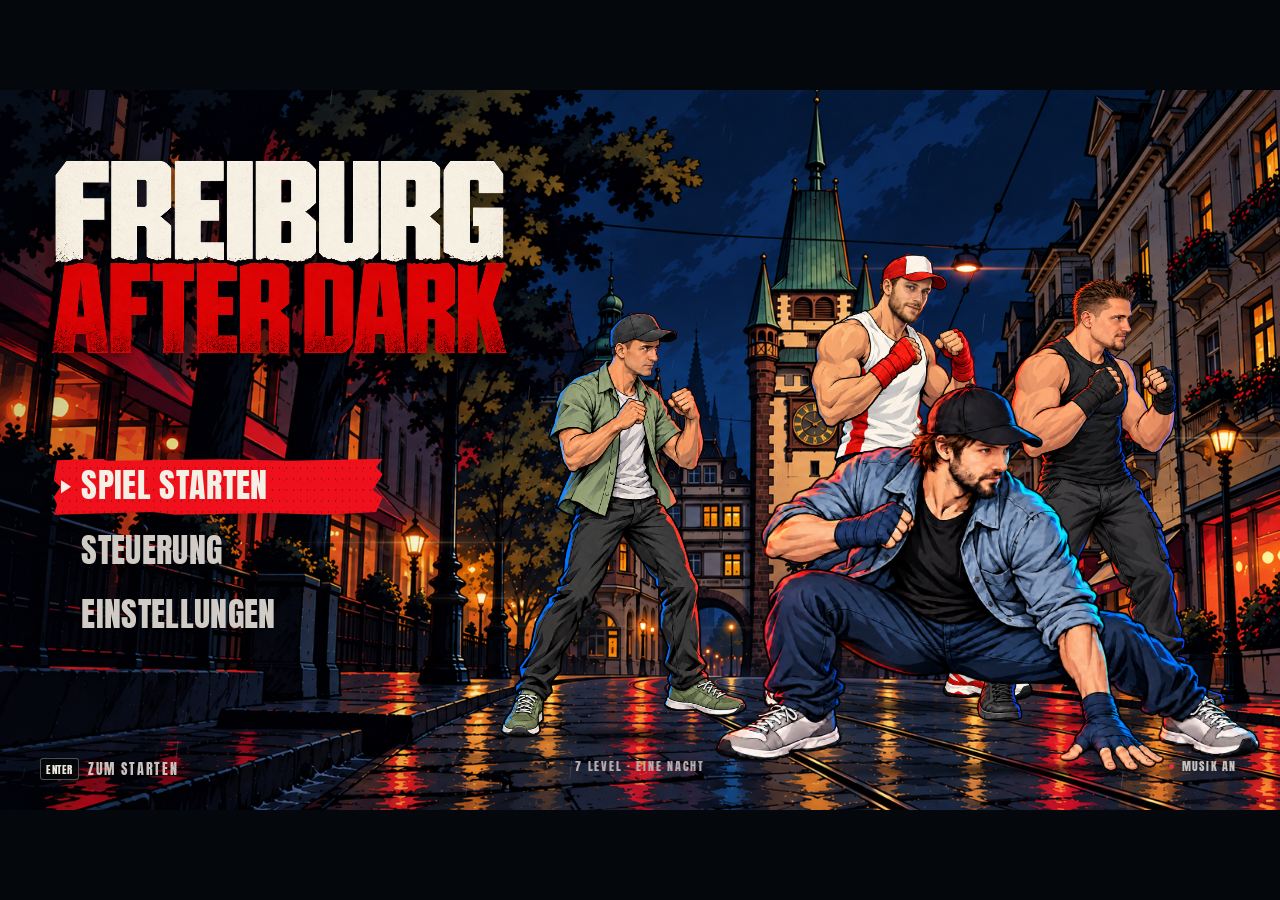
<file: index.html>
<!doctype html>
<html lang="de"><head><meta charset="utf-8"><meta name="viewport" content="width=device-width,initial-scale=1,viewport-fit=cover"><title>Freiburg After Dark — Das Beat ’em up</title><link rel="icon" href="data:,"><link rel="stylesheet" href="./src/style.css"><link rel="stylesheet" href="./src/theme.css"><link rel="stylesheet" href="./src/start-tutorial.css"><link rel="stylesheet" href="./src/coop.css"><link rel="stylesheet" href="./src/level-intro.css"><link rel="stylesheet" href="./src/victory-screen.css"><link rel="stylesheet" href="./src/story.css"><link rel="stylesheet" href="./src/touch-controls.css"><link rel="preload" href="./assets/fonts/Anton-Regular.ttf" as="font" type="font/ttf" crossorigin></head>
<body><main id="stage"><canvas id="game" tabindex="0" aria-label="Spielfeld. WASD oder Pfeile bewegen, J Schlag, K Tritt, Leertaste Sprung, L Spezial, Umschalt Ausweichen, E Gegenstände aufheben und werfen."></canvas><canvas id="menu-art" aria-hidden="true" hidden></canvas><div id="overlay"></div><div id="toolbar" hidden><button id="pause" aria-label="Spiel pausieren">Ⅱ</button><button id="fullscreen" aria-label="Vollbild">⛶</button></div><div id="dev" hidden></div><output id="status" class="sr-only" aria-live="polite"></output></main><script type="module" src="./src/main.js"></script></body></html>
</file>
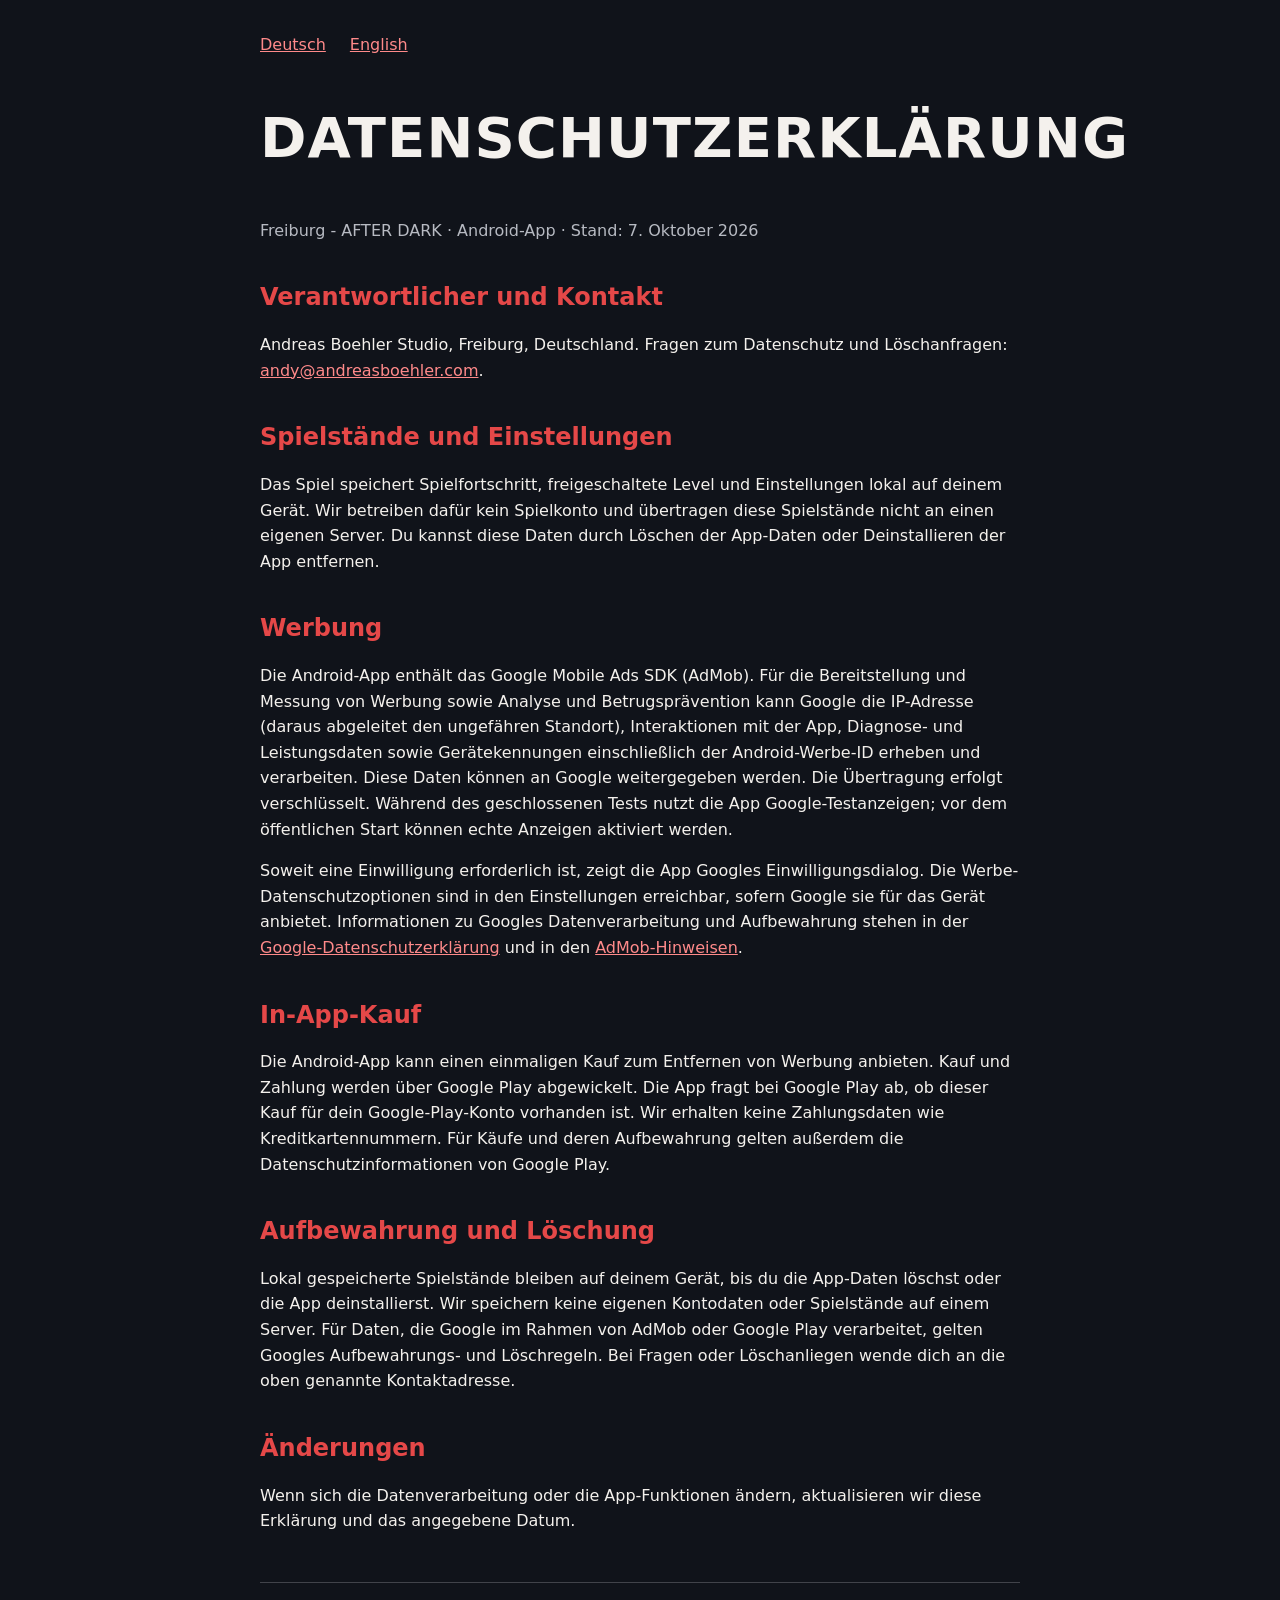
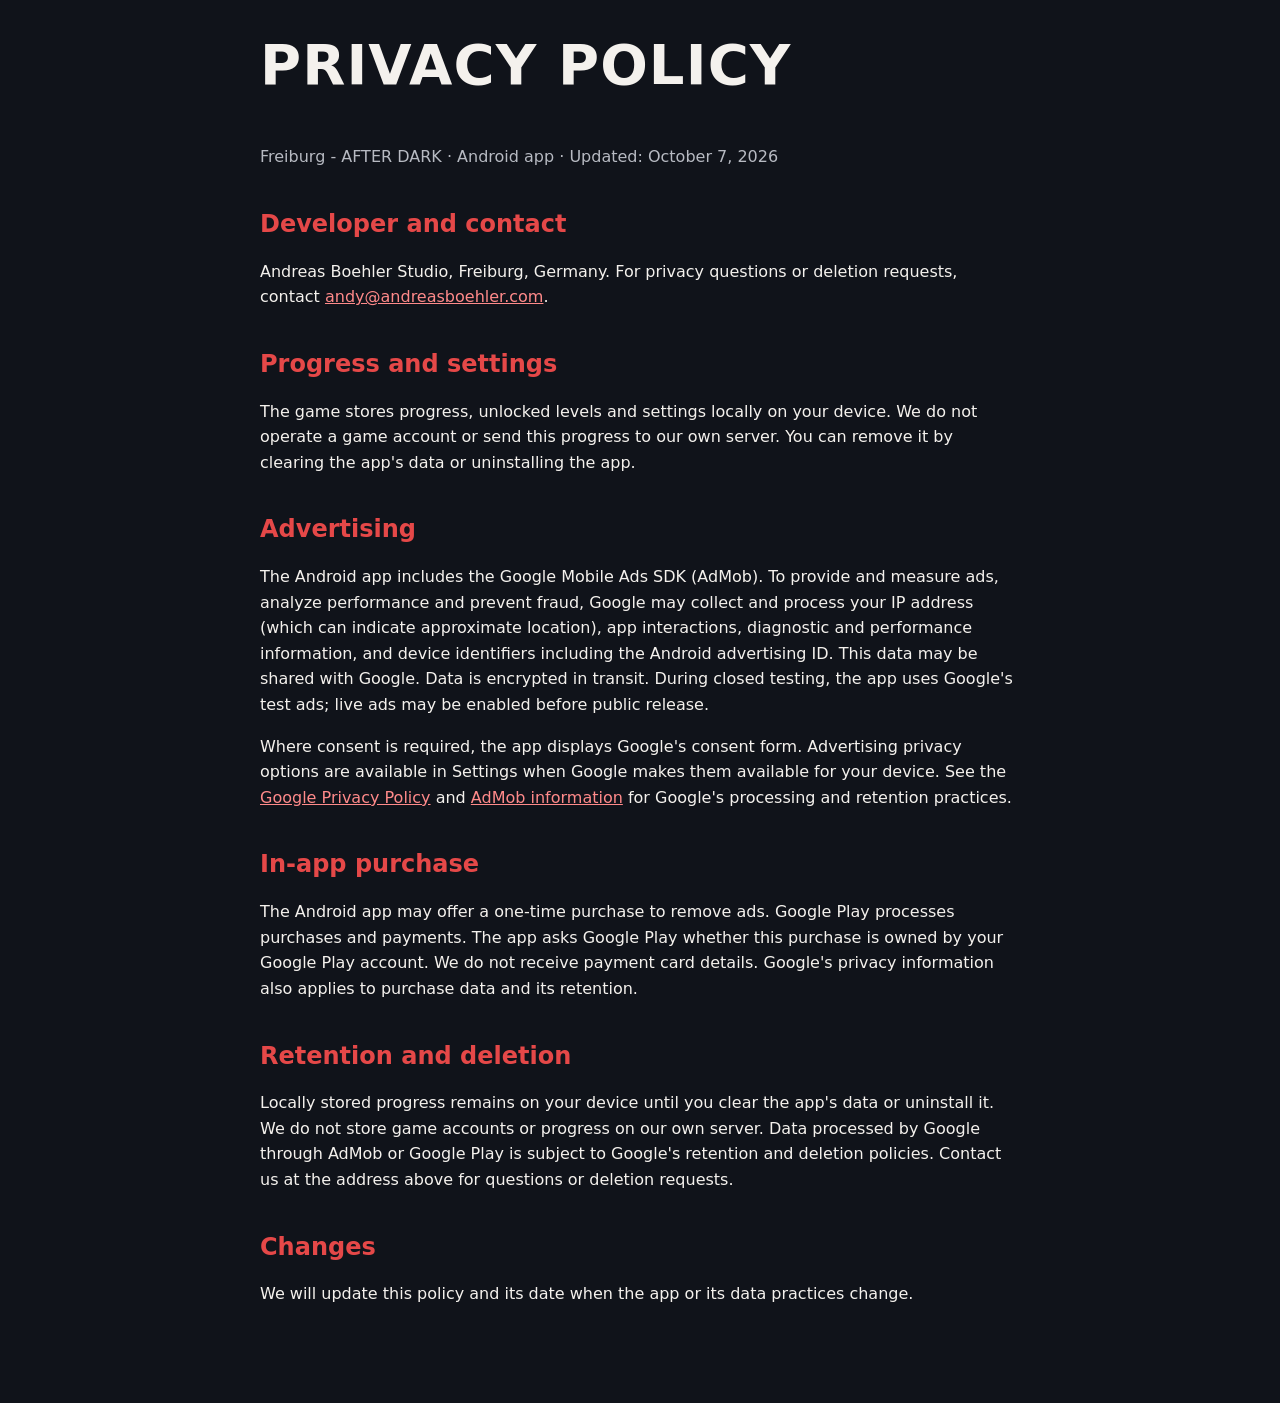
<file: privacy.html>
<!doctype html>
<html lang="de">
<head>
  <meta charset="utf-8">
  <meta name="viewport" content="width=device-width, initial-scale=1">
  <title>Datenschutzerklärung / Privacy Policy · Freiburg - AFTER DARK</title>
  <style>
    :root{color-scheme:dark;font:16px/1.6 system-ui,sans-serif;background:#10131a;color:#f4f1ed}
    body{max-width:760px;margin:0 auto;padding:2rem 1.25rem 5rem}
    h1,h2{line-height:1.2}h1{font-size:clamp(2rem,7vw,3.5rem);text-transform:uppercase;letter-spacing:.02em}
    h2{margin-top:2.5rem;color:#e54848}a{color:#ff8a8a}nav{display:flex;gap:1.5rem}
    .muted{color:#b7bac2}.divider{border:0;border-top:1px solid #41434a;margin:3rem 0}
  </style>
</head>
<body>
  <nav><a href="#de">Deutsch</a><a href="#en">English</a></nav>
  <main>
    <section id="de" lang="de">
      <h1>Datenschutzerklärung</h1>
      <p class="muted">Freiburg - AFTER DARK · Android-App · Stand: 7. Oktober 2026</p>
      <h2>Verantwortlicher und Kontakt</h2>
      <p>Andreas Boehler Studio, Freiburg, Deutschland. Fragen zum Datenschutz und Löschanfragen: <a href="mailto:andy@andreasboehler.com">andy@andreasboehler.com</a>.</p>
      <h2>Spielstände und Einstellungen</h2>
      <p>Das Spiel speichert Spielfortschritt, freigeschaltete Level und Einstellungen lokal auf deinem Gerät. Wir betreiben dafür kein Spielkonto und übertragen diese Spielstände nicht an einen eigenen Server. Du kannst diese Daten durch Löschen der App-Daten oder Deinstallieren der App entfernen.</p>
      <h2>Werbung</h2>
      <p>Die Android-App enthält das Google Mobile Ads SDK (AdMob). Für die Bereitstellung und Messung von Werbung sowie Analyse und Betrugsprävention kann Google die IP-Adresse (daraus abgeleitet den ungefähren Standort), Interaktionen mit der App, Diagnose- und Leistungsdaten sowie Gerätekennungen einschließlich der Android-Werbe-ID erheben und verarbeiten. Diese Daten können an Google weitergegeben werden. Die Übertragung erfolgt verschlüsselt. Während des geschlossenen Tests nutzt die App Google-Testanzeigen; vor dem öffentlichen Start können echte Anzeigen aktiviert werden.</p>
      <p>Soweit eine Einwilligung erforderlich ist, zeigt die App Googles Einwilligungsdialog. Die Werbe-Datenschutzoptionen sind in den Einstellungen erreichbar, sofern Google sie für das Gerät anbietet. Informationen zu Googles Datenverarbeitung und Aufbewahrung stehen in der <a href="https://policies.google.com/privacy">Google-Datenschutzerklärung</a> und in den <a href="https://support.google.com/admob/answer/6128543">AdMob-Hinweisen</a>.</p>
      <h2>In-App-Kauf</h2>
      <p>Die Android-App kann einen einmaligen Kauf zum Entfernen von Werbung anbieten. Kauf und Zahlung werden über Google Play abgewickelt. Die App fragt bei Google Play ab, ob dieser Kauf für dein Google-Play-Konto vorhanden ist. Wir erhalten keine Zahlungsdaten wie Kreditkartennummern. Für Käufe und deren Aufbewahrung gelten außerdem die Datenschutzinformationen von Google Play.</p>
      <h2>Aufbewahrung und Löschung</h2>
      <p>Lokal gespeicherte Spielstände bleiben auf deinem Gerät, bis du die App-Daten löschst oder die App deinstallierst. Wir speichern keine eigenen Kontodaten oder Spielstände auf einem Server. Für Daten, die Google im Rahmen von AdMob oder Google Play verarbeitet, gelten Googles Aufbewahrungs- und Löschregeln. Bei Fragen oder Löschanliegen wende dich an die oben genannte Kontaktadresse.</p>
      <h2>Änderungen</h2>
      <p>Wenn sich die Datenverarbeitung oder die App-Funktionen ändern, aktualisieren wir diese Erklärung und das angegebene Datum.</p>
    </section>
    <hr class="divider">
    <section id="en" lang="en">
      <h1>Privacy Policy</h1>
      <p class="muted">Freiburg - AFTER DARK · Android app · Updated: October 7, 2026</p>
      <h2>Developer and contact</h2>
      <p>Andreas Boehler Studio, Freiburg, Germany. For privacy questions or deletion requests, contact <a href="mailto:andy@andreasboehler.com">andy@andreasboehler.com</a>.</p>
      <h2>Progress and settings</h2>
      <p>The game stores progress, unlocked levels and settings locally on your device. We do not operate a game account or send this progress to our own server. You can remove it by clearing the app's data or uninstalling the app.</p>
      <h2>Advertising</h2>
      <p>The Android app includes the Google Mobile Ads SDK (AdMob). To provide and measure ads, analyze performance and prevent fraud, Google may collect and process your IP address (which can indicate approximate location), app interactions, diagnostic and performance information, and device identifiers including the Android advertising ID. This data may be shared with Google. Data is encrypted in transit. During closed testing, the app uses Google's test ads; live ads may be enabled before public release.</p>
      <p>Where consent is required, the app displays Google's consent form. Advertising privacy options are available in Settings when Google makes them available for your device. See the <a href="https://policies.google.com/privacy">Google Privacy Policy</a> and <a href="https://support.google.com/admob/answer/6128543">AdMob information</a> for Google's processing and retention practices.</p>
      <h2>In-app purchase</h2>
      <p>The Android app may offer a one-time purchase to remove ads. Google Play processes purchases and payments. The app asks Google Play whether this purchase is owned by your Google Play account. We do not receive payment card details. Google's privacy information also applies to purchase data and its retention.</p>
      <h2>Retention and deletion</h2>
      <p>Locally stored progress remains on your device until you clear the app's data or uninstall it. We do not store game accounts or progress on our own server. Data processed by Google through AdMob or Google Play is subject to Google's retention and deletion policies. Contact us at the address above for questions or deletion requests.</p>
      <h2>Changes</h2>
      <p>We will update this policy and its date when the app or its data practices change.</p>
    </section>
  </main>
</body>
</html>
</file>
<file: src/style.css>
*{box-sizing:border-box}html,body{margin:0;width:100%;height:100%;overflow:hidden;background:#090e17;color:#f8edda;font-family:Arial,Helvetica,sans-serif}body{display:grid;place-items:center}button,select,input{font:inherit}button{cursor:pointer;color:inherit}button:focus-visible,select:focus-visible,input:focus-visible{outline:3px solid #ffe4a8;outline-offset:4px}#stage{width:min(100vw,177.7778vh);height:min(56.25vw,100vh);position:relative;overflow:hidden;background:#172231;container-type:size}canvas{width:100%;height:100%;display:block;outline:none}#overlay{position:absolute;inset:0;pointer-events:none}#overlay>*{pointer-events:auto}#toolbar{position:absolute;right:2%;bottom:6%;display:flex;gap:8px}#toolbar[hidden]{display:none}#toolbar button{background:#131c2dcc;border:1px solid #ead6ae50;border-radius:5px;font-size:18px;width:36px;height:34px}.screen{position:absolute;inset:0;padding:4cqw 5cqw;background:linear-gradient(90deg,rgba(9,16,28,.98),rgba(9,16,28,.79) 52%,rgba(9,16,28,.25));display:flex;flex-direction:column}.eyebrow{font-size:1cqw;letter-spacing:.24em;font-weight:700;color:#e6b97d;text-transform:uppercase}.logo{font-family:Impact,'Arial Narrow',Arial,sans-serif;font-weight:900;font-stretch:condensed;font-size:7.8cqw;line-height:.9;letter-spacing:-.025em;margin:2.4cqw 0 1.6cqw;text-transform:uppercase;max-width:70%;filter:drop-shadow(3px 4px 0 #101728)}.logo span{display:block;color:#edb677;font-size:6.1cqw;letter-spacing:.032em}.lede{font-size:1.25cqw;line-height:1.7;color:#c5c7c9;max-width:39cqw;margin:0 0 2cqw}.primary,.secondary{border:1px solid #e8be8550;padding:1cqw 1.65cqw;font-weight:800;font-size:1.07cqw;letter-spacing:.055em;text-transform:uppercase;background:#142132d9;text-align:center}.primary{background:#efc38a;color:#152032;border-color:#efc38a}.primary:hover{background:#ffdda9}.secondary:hover{background:#314259}.actions{display:flex;gap:.8cqw;flex-wrap:wrap}.bottom-line{margin-top:auto;display:flex;justify-content:space-between;font-size:.82cqw;letter-spacing:.11em;color:#b2b6c0}.districts{display:flex;gap:1.3cqw;margin-top:2cqw;font-size:.9cqw;color:#bfc4ca}.districts b{color:#efc38a;margin-right:.5cqw}.menu-hero{position:absolute;right:1.5%;bottom:4%;width:41%;height:83%;pointer-events:none;filter:drop-shadow(0 15px 10px #060b1699)}.selection{background:linear-gradient(120deg,#0c1527ed,#142334e8);padding:2.9cqw 4cqw}.selection h1,.modal h1{font-size:3.1cqw;margin:1cqw 0 .5cqw;text-transform:uppercase;letter-spacing:-.035em}.subline{font-size:1.05cqw;color:#b6c1cc;margin:.4cqw 0 1.4cqw;line-height:1.6}.roster{display:grid;grid-template-columns:repeat(4,1fr);gap:1cqw;min-height:0}.card{position:relative;height:28cqw;border:1px solid #8794a33d;background:linear-gradient(160deg,#26384e99,#111b2c);padding:0;overflow:hidden;text-align:left}.card:hover{border-color:#e2bd86;background:#263b50}.card.selected{border:2px solid var(--accent,#e7bd81);box-shadow:inset 0 0 40px #d8ae7520}.card:disabled{cursor:default;opacity:.3}.card canvas{position:absolute;top:0;height:75%;width:100%;object-fit:contain}.card-copy{position:absolute;bottom:0;left:0;right:0;padding:1cqw;background:linear-gradient(0deg,#101b2c 80%,transparent)}.card-name{font-size:1.3cqw;font-weight:800;display:block;white-space:normal;line-height:1.15;margin-bottom:.5cqw}.card-special{font-size:.85cqw;letter-spacing:.06em;color:var(--accent);text-transform:uppercase}.card-stats{display:flex;gap:.6cqw;font-size:.7cqw;color:#b5c0cb;margin-top:.6cqw}.badge{position:absolute;top:.8cqw;left:.8cqw;background:var(--accent);color:#10202a;font-size:.72cqw;padding:.35cqw .55cqw;letter-spacing:.1em;font-weight:900;z-index:2}.selection-footer{display:flex;align-items:center;justify-content:space-between;margin-top:1.2cqw;gap:1cqw}.selection-description{font-size:1cqw;line-height:1.6;color:#c5cbd3;max-width:48cqw}.modal-backdrop{position:absolute;inset:0;background:#07101dd9;display:grid;place-items:center;backdrop-filter:blur(5px)}.modal{width:65%;max-height:95%;overflow:auto;background:#152235;border:1px solid #a5b5c050;padding:2.7cqw;box-shadow:0 25px 80px #05090baa}.modal .actions{margin-top:1.5cqw}.control-grid{display:grid;grid-template-columns:1fr 1fr;gap:.75cqw 2cqw;font-size:1cqw;margin:1.6cqw 0}.control-grid div{display:flex;justify-content:space-between;align-items:center;border-bottom:1px solid #fff1;padding-bottom:.6cqw}kbd{font:700 .85cqw Arial;padding:.4cqw .6cqw;border:1px solid #9dabb951;border-radius:3px;background:#22344a;color:#f3d7b1}.setting{display:flex;justify-content:space-between;align-items:center;font-size:1.1cqw;margin:1.4cqw 0}.setting input[type=range]{accent-color:#ecc088;width:42%}.setting input[type=checkbox]{accent-color:#ecc088;width:1.3cqw;height:1.3cqw}.setting select{padding:.4cqw;background:#22354c;color:#eee;border:1px solid #586978}.result-stats{display:flex;gap:3cqw;margin:2cqw 0}.result-stats strong{display:block;font-size:3cqw;color:#f0c386}.result-stats span{font-size:.8cqw;color:#a9bac9;letter-spacing:.1em}.small{font-size:.85cqw;color:#aebdca;line-height:1.6}#dev{position:absolute;bottom:3px;left:10px;font:11px monospace;background:#101a26e0;padding:5px;color:#bff4ba;max-width:98%;white-space:pre-wrap}.sr-only{position:absolute;width:1px;height:1px;clip-path:inset(50%);overflow:hidden}.loading{position:absolute;inset:0;display:grid;place-items:center;background:#101d30;font-size:1.6cqw;color:#efc38a}@media(prefers-reduced-motion:reduce){*{scroll-behavior:auto}}
.loading.loading-stage{padding:6cqw;background:radial-gradient(ellipse at 74% 72%,#30101666,transparent 55%),#070a10;color:#f5f0e5;font-family:Arial,Helvetica,sans-serif;font-size:1.15cqw;letter-spacing:0;text-transform:none;place-items:center start}
.loading-card{width:min(51cqw,100%)}
.loading-eyebrow{margin:0 0 2cqw;font-family:var(--display,Impact,sans-serif);font-size:1.35cqw;letter-spacing:.14em}.loading-eyebrow span{color:#ef101b}
.loading-card h1{margin:0 0 1.4cqw;font-family:var(--display,Impact,sans-serif);font-weight:400;text-transform:uppercase;font-size:4.1cqw;line-height:1.08;letter-spacing:.015em}
.loading-detail{margin:0 0 2.2cqw;max-width:43cqw;line-height:1.7;color:#c4c2c0;font-size:1.15cqw}
.loading-meter{display:flex;align-items:center;gap:1.2cqw}.loading-meter progress{appearance:none;width:39cqw;height:.24cqw;border:0;border-radius:0;background:#ffffff18;accent-color:#ef101b}.loading-meter progress::-webkit-progress-bar{background:#ffffff18}.loading-meter progress::-webkit-progress-value{background:#ef101b;transition:width .2s ease}.loading-meter progress::-moz-progress-bar{background:#ef101b}.loading-meter span{min-width:3.5cqw;font-size:1cqw;font-variant-numeric:tabular-nums;color:#eee8de}
.loading-note{margin:1.1cqw 0 2.2cqw;font-size:.9cqw;line-height:1.5;color:#8e8b8c}.loading-card .actions{margin-top:2cqw}.loading-card .secondary{background:transparent;border-bottom:1px solid #ffffff2b;font-family:Arial,Helvetica,sans-serif;font-size:.95cqw;text-transform:none;font-weight:400;letter-spacing:0;padding:.65cqw 0}
.loading-spinner{flex:none;width:.7cqw;height:.7cqw;border:1px solid #ef101b44;border-top-color:#ef101b;border-radius:50%;animation:loading-turn 1.2s linear infinite}@keyframes loading-turn{to{transform:rotate(360deg)}}@media(prefers-reduced-motion:reduce){.loading-spinner{animation:none}.loading-meter progress::-webkit-progress-value{transition:none}}
</file>
<file: src/theme.css>
@font-face{font-family:'Freiburg Display';src:url('../assets/fonts/Anton-Regular.ttf') format('truetype');font-style:normal;font-weight:400 900;font-display:swap}
:root{--blood:#ef101b;--blood-dark:#650914;--paper:#f5f0e5;--ink:#070c12;--display:'Freiburg Display',Impact,'Arial Narrow',sans-serif}
body{color:var(--paper);background:#04080d}
button:focus-visible,select:focus-visible,input:focus-visible{outline-color:var(--paper)}
.screen{background:linear-gradient(110deg,#05090ff7,#080c13eb 52%,#110a129e)}
.eyebrow{color:#fa4450;letter-spacing:.17em}
.primary,.secondary,.card-name,.card-special,.badge,.selection h1,.modal h1,.result-stats strong,.result-stats span,kbd{font-family:var(--display);font-weight:400}
.primary,.secondary{font-size:1.35cqw;letter-spacing:.055em;padding:.85cqw 1.5cqw;border:0;border-bottom:2px solid #f5f0e533;position:relative}
.primary{color:var(--paper);background:var(--blood);clip-path:polygon(2% 0,97% 0,100% 10%,98% 83%,100% 94%,73% 100%,51% 96%,29% 100%,0 95%,1% 56%,0 12%)}
.primary:hover{background:#ff2935}.primary:active{transform:translateY(1px)}
.secondary{background:#10131de8;color:#eee8de}.secondary:hover{background:#7d101bcc;border-bottom-color:#ef101b}
.selection{background:linear-gradient(115deg,#05090f,#190b12);padding:2.5cqw 4cqw}
.selection h1,.modal h1{font-size:3.6cqw;letter-spacing:.005em;line-height:1.15}
.subline,.selection-description,.small,.setting{color:#c4c2c0}
.card{background:linear-gradient(155deg,#30212999,#070d16);border-color:#c0a8a52e}
.card:hover{background:#281019;border-color:#ed1420}.card.selected{border-color:#f21b26;box-shadow:inset 0 -50px 80px #9d07152b}
.card-copy{background:linear-gradient(0deg,#080b12 78%,transparent)}
.card-name{font-size:1.75cqw;text-transform:uppercase;line-height:1.12}
.card-special{font-size:1.03cqw;color:#ff3542}.card-stats{font-size:.72cqw;color:#d7cfca}
.badge{background:var(--blood);color:var(--paper);font-size:.9cqw;letter-spacing:.06em}
.modal-backdrop{background:#02060ce8}.modal{background:linear-gradient(145deg,#151016,#080e17);border:1px solid #a9363f70;border-top:4px solid var(--blood);box-shadow:0 25px 90px #000b}
.modal h1{color:#fff6ef}.modal .eyebrow{color:#f53543}.modal .primary{min-width:10cqw}
kbd{background:#20121a;color:var(--paper);border-color:#98303985;letter-spacing:.04em;font-size:1cqw}
.control-grid div{border-bottom-color:#e5222b26}.setting input[type=range],.setting input[type=checkbox]{accent-color:var(--blood)}
.result-stats strong{color:var(--paper);font-size:4cqw;line-height:1.15}.result-stats span{color:#f53643;font-size:1.1cqw;letter-spacing:.08em}
#toolbar button{border-color:#db26335e;background:#120e17e8;color:#fff4eb}#toolbar button:hover{background:var(--blood)}
.loading{background:#070c12;color:#f32937;font:2.4cqw var(--display);text-transform:uppercase;letter-spacing:.05em}
#menu-art{position:absolute;inset:0;pointer-events:none}#menu-art[hidden]{display:none}
.cinematic-menu{position:absolute;inset:0;background:transparent;overflow:hidden}
.menu-logo{position:absolute;left:3.8%;top:9.6%;width:36%;height:auto;aspect-ratio:2.35;filter:drop-shadow(0 4px 9px #0008);pointer-events:none}
.cinematic-actions{position:absolute;left:4.2%;top:51.2%;width:25.7%;display:flex;flex-direction:column;gap:.65cqw;align-items:stretch}
.cinematic-button{position:relative;display:block;width:100%;padding:.35cqw 1.4cqw .5cqw 2.15cqw;color:#d1cbc5;background:transparent;border:0;text-align:left;font:2.62cqw/1.35 var(--display);letter-spacing:.01em;text-transform:uppercase;isolation:isolate;white-space:nowrap}
.cinematic-button::before{content:'';position:absolute;inset:0;z-index:-1;background:transparent;clip-path:polygon(1% 3%,15% 0,16% 4%,51% 1%,72% 4%,100% 0,98% 15%,100% 28%,97% 56%,100% 69%,98% 95%,83% 100%,65% 97%,37% 100%,30% 95%,0 100%,1% 82%,0 69%,2% 50%,0 39%)}
.cinematic-button.is-selected,.cinematic-button:hover,.cinematic-button:focus-visible{color:var(--paper)}
.cinematic-button.is-selected::before,.cinematic-button:hover::before,.cinematic-button:focus-visible::before{background-color:var(--blood);background-image:radial-gradient(ellipse at 24% 82%,#17060b50 0 .5px,transparent .9px),radial-gradient(ellipse at 74% 36%,#14080b38 0 .5px,transparent 1px);background-size:7px 11px,13px 9px}
.cinematic-button::after{content:'';position:absolute;left:.55cqw;top:50%;width:.8cqw;height:1.05cqw;transform:translateY(-50%);clip-path:polygon(0 0,100% 50%,0 100%);background:currentColor;opacity:0}
.cinematic-button.is-selected::after,.cinematic-button:focus-visible::after{opacity:1}.cinematic-button:focus-visible{outline-offset:3px;outline-width:2px}
.cinematic-button.continue{font-size:1.6cqw;padding-top:.1cqw;padding-bottom:.1cqw;color:#e4b9b9}
.start-prompt{position:absolute;bottom:4.1%;left:3.1%;display:flex;align-items:center;gap:.65cqw;font:1.1cqw var(--display);letter-spacing:.13em;color:#c7c2bc}
.start-prompt kbd{font-size:.88cqw;padding:.15cqw .45cqw;background:#03080ab0;border-color:#ddd7c759;color:#eee6d9}
.cinematic-menu .sr-only{position:absolute}
@media(prefers-reduced-motion:reduce){.primary:active{transform:none}}

/* Editorial HUD: controls sit beneath the score, clear of the combo. */
#toolbar{top:13.6%;right:3.28%;bottom:auto;gap:6px}
#toolbar button{width:clamp(28px,2.5cqw,36px);height:clamp(28px,2.5cqw,36px);font-size:clamp(13px,1.25cqw,18px);border:1px solid #eeeae521;background:#080b1266;color:#c8c2c2;border-radius:0}
#toolbar button:hover{background:#29151dcc;border-color:#d93643;color:#eeeae5}

.menu-sound{position:absolute;right:3.3%;bottom:4.1%;padding:.35cqw .1cqw .35cqw .8cqw;min-height:28px;display:flex;align-items:center;gap:.6cqw;background:transparent;border:0;color:#c7c2bc;font:clamp(10px,.95cqw,17px) var(--display);letter-spacing:.1em}
.menu-sound::before{content:'';width:5px;height:5px;background:#77716e;border-radius:50%}
.menu-sound[aria-pressed=true]::before{background:#d93643;box-shadow:0 0 8px #d9364370}
.menu-sound:hover{color:#f5f0e5}

/* A quiet film-title overlay above the frozen street and separate cheering sprites. */
.level-celebration{position:absolute;inset:0;overflow:hidden;color:var(--paper)}
.celebration-heading{position:absolute;top:5.3%;left:4%;right:4%;text-align:center;pointer-events:none}
.celebration-location{margin:0 0 .85cqw;color:#d0c3c6;font:clamp(8px,.84cqw,17px)/1.3 Arial,sans-serif;letter-spacing:.24em;text-transform:uppercase}
.celebration-heading h1{margin:0;font:7.1cqw/.99 var(--display);font-weight:400;letter-spacing:.015em;color:#f5f0e5;text-shadow:0 3px 22px #0009}
#celebration-subtitle{margin:.9cqw 0 0;color:#ef2738;font:2.55cqw/1.12 var(--display);letter-spacing:.13em}
.celebration-footer{position:absolute;left:4.2%;right:4.2%;bottom:3.4%;display:grid;grid-template-columns:1fr auto 1fr;align-items:center;gap:2cqw;border-top:1px solid #c12a3a45;padding-top:.9cqw}
.celebration-score,.celebration-progress{margin:0;font:1.75cqw/1.1 var(--display);font-weight:400;letter-spacing:.03em}
.celebration-score strong{font-weight:400}.celebration-score span{display:block;margin-top:.3cqw;color:#b4acb1;font:.69cqw/1.2 Arial,sans-serif;letter-spacing:.2em}
.celebration-progress{text-align:right;color:#eee8e2}.celebration-progress span{color:#b4acb1;font:.77cqw/1.2 Arial,sans-serif;letter-spacing:.08em}
.celebration-next{display:flex;flex-direction:column;align-items:center;gap:.5cqw}
.celebration-continue{min-width:25cqw;padding:.68cqw 1.35cqw;font-size:1.24cqw;letter-spacing:.035em}
.celebration-continue:disabled{cursor:default;background:#5a1420;color:#e5cfce88;transform:none}
.celebration-key{color:#b4acb1;font:.64cqw/1.2 Arial,sans-serif;letter-spacing:.13em}
#stage[data-screen=level-clear] #dev{max-width:32%;max-height:12%;overflow:hidden;font-size:8px;opacity:.5;pointer-events:none}
@media(prefers-reduced-motion:reduce){.celebration-continue:active{transform:none}}
</file>
<file: src/start-tutorial.css>
.start-tutorial{position:absolute;inset:0;padding:2.55cqw 3.75cqw 1.65cqw;color:#f2eee7;display:grid;grid-template-rows:8.3cqw 29.5cqw 6cqw 1fr;gap:0;font-family:Arial,Helvetica,sans-serif}
.tutorial-header{display:flex;gap:2.7cqw;align-items:center;border-bottom:1px solid #ffffff24;padding-bottom:1.25cqw}
.tutorial-header .tutorial-logo{width:12.2cqw;height:5.2cqw;flex:none}
.tutorial-header h1{font:400 4.5cqw/.98 var(--display,Impact,sans-serif);margin:0;letter-spacing:.006em;color:#f4f0e9;text-shadow:0 3px 24px #0005}
.tutorial-eyebrow{font-size:.62cqw;letter-spacing:.2em;color:#cc3843;margin:0 0 .65cqw;font-weight:700}.tutorial-subtitle{font-size:1cqw;margin:.7cqw 0 0;color:#b5b4b9}
.tutorial-moves{display:grid;grid-template-columns:repeat(3,1fr);gap:2.7cqw;padding-top:1.25cqw;overflow:hidden}
.tutorial-move{position:relative;min-width:0;border-right:1px solid #ffffff18;padding-right:1.1cqw}.tutorial-move:last-child{border:0;padding-right:0}
.tutorial-move-title{display:flex;align-items:center;gap:.85cqw}.tutorial-move-title>span{font:400 3.4cqw/1 var(--display,Impact,sans-serif);color:#e12e3b}.tutorial-move h2{font:400 2.05cqw/1.1 var(--display,Impact,sans-serif);margin:0;white-space:nowrap;letter-spacing:.01em}
.tutorial-key-row{display:flex;align-items:center;gap:.45cqw;height:2.4cqw;color:#b6b2b7}.start-tutorial kbd{border:1px solid #ece4d633;border-radius:1px;color:#f4eee8;background:#0a0b11a8;padding:.28cqw .52cqw;font:700 .83cqw/1.25 Arial,sans-serif;white-space:nowrap}.tutorial-key-row>span{font-size:.8cqw}.tutorial-key-row small{font-size:.77cqw;margin-left:.3cqw;color:#b8b4ba}
.tutorial-move>canvas{height:23cqw;width:100%;object-fit:contain;object-position:center bottom}
.tutorial-extras{border-top:1px solid #ffffff38;border-bottom:1px solid #ffffff24;display:grid;grid-template-columns:repeat(4,1fr);gap:2cqw;align-items:center}.tutorial-extras h3{font:400 1.28cqw/1 var(--display,Impact,sans-serif);margin:0 0 .6cqw;letter-spacing:.035em}.tutorial-extras p{display:flex;align-items:center;gap:.6cqw;margin:0;font-size:.78cqw;color:#aaa8b0}
.tutorial-footer{display:flex;justify-content:space-between;align-items:center;gap:1cqw}.tutorial-tip,.tutorial-team{font-size:.72cqw;letter-spacing:.02em;margin:.33cqw 0;color:#bbb7bc}.tutorial-tip{color:#e6dedb}.tutorial-utilities{display:flex;gap:1.3cqw;align-items:center;font-size:.61cqw;color:#88868e;margin:.65cqw 0 0}.tutorial-utilities button{border:0;border-bottom:1px solid #ffffff35;background:none;padding:0 0 .2cqw;color:#c6c0c5;font-size:.75cqw}.tutorial-utilities button span{font-size:.6cqw;color:#8b8790;margin-left:.35cqw}
.tutorial-start{display:flex;align-items:center;gap:1.2cqw;border:1px solid #ee3845;background:#d62432;color:#fff4ee;padding:1.18cqw 1.4cqw;font:400 1.72cqw/1 var(--display,Impact,sans-serif);letter-spacing:.035em;box-shadow:0 0 32px #df263318;flex:none}.tutorial-start:hover{background:#ee3040}.tutorial-start kbd{background:#94132150;border-color:#ffd4d84d;font-size:.69cqw;padding:.43cqw .5cqw}.start-tutorial button:focus-visible{outline:2px solid #f5e8e5;outline-offset:4px}

.start-tutorial.has-keyboard-guide{grid-template-rows:7.5cqw 23cqw 5.5cqw 6cqw 1fr}.has-keyboard-guide .tutorial-move>canvas{height:17cqw}.has-keyboard-guide .tutorial-header h1{font-size:3.9cqw}.has-keyboard-guide .tutorial-extras{gap:1cqw}.has-keyboard-guide .tutorial-extras kbd{font-size:.7cqw}.has-keyboard-guide .coop-key-guide span{font-size:.76cqw}.has-keyboard-guide .coop-key-guide strong{font-size:.9cqw}
</file>
<file: src/coop.css>
.menu-campaign-info{position:absolute;left:50%;bottom:4.1%;transform:translateX(-50%);margin:0;color:#b5adb0;font:clamp(9px,.9cqw,16px)/28px 'Freiburg Display',Impact,sans-serif;letter-spacing:.15em;white-space:nowrap}
.mode-screen,.coop-screen{width:min(1160px,94vw);margin:auto;align-self:center;color:#f5f1e9;font-family:Arial,sans-serif}
.mode-screen{max-width:940px;padding:clamp(22px,4vw,58px);background:linear-gradient(140deg,rgba(8,10,14,.97),rgba(15,13,17,.93));border-top:3px solid #cf202e;box-shadow:0 28px 100px #0009}
.mode-screen h1,.coop-screen h1{margin:8px 0 12px;font-family:'Freiburg Display',Impact,sans-serif;font-size:clamp(35px,4.3vw,64px);line-height:1;text-transform:uppercase;letter-spacing:.035em}
.mode-choices{display:grid;grid-template-columns:1fr 1fr;gap:18px;margin:28px 0}
.mode-choice{display:flex;flex-direction:column;align-items:flex-start;gap:10px;padding:26px;background:#11141a;color:inherit;text-align:left;border:1px solid #ffffff25;cursor:pointer}
.mode-choice:hover,.mode-choice:focus-visible{border-color:#ed3440;outline:2px solid #ed3440;outline-offset:3px;background:#241217}
.mode-choice strong{font:38px/1 'Freiburg Display',Impact,sans-serif;text-transform:uppercase}.mode-choice span{font-size:13px;line-height:1.55;color:#c8c6c5}.mode-choice .mode-count{font-size:10px;letter-spacing:.18em;color:#ed3440;text-transform:uppercase;font-weight:700}
.coop-screen{padding:22px 28px;background:linear-gradient(145deg,#090c11f5,#0c0b10f0);border-top:3px solid #d82435;max-height:94vh;overflow:auto;box-shadow:0 28px 100px #000a}
.coop-screen .subline{margin-bottom:16px;max-width:950px}.coop-roster{display:grid;grid-template-columns:repeat(4,minmax(0,1fr));gap:12px;margin:18px 0}
.coop-slot{position:relative;display:flex;flex-direction:column;min-width:0;padding:15px 13px 12px;border:1px solid #ffffff20;background:linear-gradient(#ffffff05,#ffffff01)}
.coop-slot.is-joined{border-top:3px solid #d82435;padding-top:13px}.coop-slot.is-missing{border-color:#db7044}.coop-slot-label{display:flex;align-items:center;justify-content:space-between;font-size:10px;letter-spacing:.14em;color:#aaa8ad;font-weight:700}
.coop-remove{border:0;background:none;color:#b8b4b7;font-size:20px;padding:0 3px;cursor:pointer}.coop-remove:hover{color:#fff}.coop-portrait{display:block;width:100%;height:clamp(120px,24vh,245px);object-fit:contain;object-position:center bottom}
.coop-slot-empty{display:flex;flex:1;min-height:clamp(175px,34vh,310px);flex-direction:column;align-items:center;justify-content:center;gap:10px;color:#817f84;text-align:center;font-size:12px}.coop-slot-empty strong{font:42px/1 'Freiburg Display',Impact,sans-serif;color:#fff5}.coop-slot-empty kbd{font-size:16px}
.coop-hero-choice{display:grid;grid-template-columns:30px 1fr 30px;gap:4px;align-items:center;text-align:center}.coop-hero-choice strong{font:clamp(22px,2.5vw,32px)/1 'Freiburg Display',Impact,sans-serif;text-transform:uppercase}.coop-cycle{border:1px solid #ffffff25;background:transparent;color:#eee;padding:5px;cursor:pointer}.coop-cycle:hover,.coop-cycle:focus-visible{background:#d82435;outline:1px solid #d82435}
.coop-controller{min-height:22px;margin:10px 0 0;text-align:center;font-size:11px;color:#aaa6aa;line-height:1.4}.coop-slot.is-missing .coop-controller{color:#f2ab87}
.coop-tools,.coop-footer{display:flex;align-items:center;justify-content:space-between;gap:16px;flex-wrap:wrap}.coop-keyboard{padding:9px 12px;border:1px solid #ffffff35;background:transparent;color:#ccc;cursor:pointer;font-size:12px}.coop-keyboard[aria-pressed=true]{border-color:#d82435;color:#fff;background:#451820}.coop-available{display:flex;gap:8px;flex-wrap:wrap}.coop-available button{padding:8px 10px;font-size:11px;background:#ffffff0b;color:#ccc;border:1px solid #ffffff20;cursor:pointer}
.coop-hint{font-size:11px;color:#918d95;line-height:1.6;max-width:680px;margin:8px 0}.coop-notice{margin:10px 0;color:#eeac95;min-height:18px;font-size:12px}.coop-footer{margin-top:10px;padding-top:15px;border-top:1px solid #ffffff20}.coop-footer .actions{margin:0}.coop-footer .primary:disabled{opacity:.4;cursor:not-allowed}.coop-ready{color:#c7c0c4;font-size:12px;letter-spacing:.03em}.controller-missing-list{padding:0;list-style:none;color:#e7ada2;line-height:1.8}
@media(max-width:720px){.mode-choices{grid-template-columns:1fr;gap:12px;margin:18px 0}.mode-choice{padding:18px}.mode-choice strong{font-size:30px}.coop-screen{padding:18px}.coop-roster{grid-template-columns:repeat(2,minmax(0,1fr));gap:10px}.coop-portrait{height:150px}.coop-slot-empty{min-height:190px}.coop-footer{gap:12px}.coop-footer .actions{width:100%;justify-content:space-between}.coop-hero-choice strong{font-size:26px}}
@media(max-height:620px) and (min-width:721px){.coop-screen{padding:14px 20px}.coop-screen h1{font-size:34px}.coop-screen .subline{font-size:12px;margin:5px 0}.coop-roster{margin:10px 0}.coop-portrait{height:125px}.coop-slot-empty{min-height:183px}.coop-hint{margin:4px 0}.coop-footer{margin-top:5px;padding-top:10px}.coop-notice:empty{display:none}}
/* These screens live inside the game's 16:9 stage, including letterboxed windows. */
.mode-screen{position:absolute;inset:7% 12%;width:auto;max-width:none;max-height:86%;margin:0;padding:3.5cqw;overflow:auto}
.mode-screen h1{font-size:4cqw}.mode-screen .subline{font-size:1.25cqw}.mode-choices{gap:1.4cqw;margin:2cqw 0}.mode-choice{padding:2cqw;gap:.8cqw}.mode-choice strong{font-size:3cqw}.mode-choice span{font-size:1.05cqw}.mode-choice .mode-count{font-size:.9cqw}
.coop-screen{position:absolute;inset:3%;width:auto;max-height:94%;margin:0;padding:1.6cqw 2cqw;overflow:auto}
.coop-screen h1{font-size:3.35cqw;margin:.6cqw 0 .8cqw}.coop-screen .subline{font-size:1.1cqw;margin:0 0 1cqw}.coop-roster{gap:1cqw;margin:1.2cqw 0}.coop-slot{padding:1cqw}.coop-slot.is-joined{padding-top:calc(1cqw - 2px)}.coop-slot-label{font-size:.85cqw}.coop-portrait{height:25cqh}.coop-slot-empty{min-height:calc(25cqh + 6.5cqw);gap:.7cqw;font-size:1cqw}.coop-slot-empty strong{font-size:3.5cqw}.coop-slot-empty kbd{font-size:1.2cqw}.coop-hero-choice strong{font-size:2.4cqw}.coop-controller{font-size:.9cqw;margin:.8cqw 0 0;min-height:1.5cqw}.coop-tools{gap:1cqw}.coop-keyboard{font-size:.95cqw;padding:.7cqw 1cqw}.coop-available button{font-size:.9cqw;padding:.65cqw .8cqw}.coop-notice{font-size:.95cqw;margin:.6cqw 0;min-height:0}.coop-notice:empty{display:none}.coop-hint{font-size:.9cqw;margin:.6cqw 0;max-width:65cqw}.coop-footer{gap:1cqw;margin-top:.8cqw;padding-top:1cqw}.coop-ready{font-size:1cqw}
@container(max-width:700px){.mode-screen{inset:5% 8%;max-height:90%;padding:2.5cqw}.mode-choices{grid-template-columns:1fr 1fr}.mode-choice span{font-size:1.5cqw}.mode-choice .mode-count{font-size:1.2cqw}.mode-screen .subline{font-size:1.5cqw}.coop-roster{grid-template-columns:repeat(4,minmax(0,1fr))}.coop-screen{padding:1.5cqw}.coop-screen .subline,.coop-hint,.coop-keyboard,.coop-ready{font-size:1.3cqw}.coop-slot-label,.coop-controller{font-size:1.1cqw}.coop-hero-choice{grid-template-columns:18px 1fr 18px}.coop-cycle{padding:2px}.coop-remove{font-size:16px}.coop-slot-empty{font-size:1.2cqw}.coop-portrait{height:22cqh}}

.coop-key-guide{display:grid;grid-template-columns:repeat(2,minmax(0,1fr));gap:1cqw}.coop-key-guide p{margin:.35cqw 0;padding:.65cqw .8cqw;border-left:2px solid #d72c40;background:#080a11aa;min-width:0}.coop-key-guide strong{display:block;font:.95cqw var(--display,Impact,sans-serif);color:#ee5263;margin-bottom:.3cqw}.coop-key-guide span{display:block;font:.85cqw/1.45 Arial,sans-serif;color:#dfd9da}.coop-tools{flex-wrap:wrap}.coop-keyboard:disabled{opacity:.4;cursor:default}.modal .coop-key-guide{grid-template-columns:1fr}.modal .coop-key-guide strong{font-size:14px}.modal .coop-key-guide span{font-size:13px}

.coop-screen:has(.coop-key-guide) .coop-portrait{height:21cqh}.coop-screen:has(.coop-key-guide) .coop-slot-empty{min-height:calc(21cqh + 6.5cqw)}
</file>
<file: src/level-intro.css>
.level-intro{position:absolute;inset:0;color:#f5f0e8;display:grid;grid-template-rows:1fr 9.5cqw 10.5cqw;font-family:Arial,sans-serif}
.level-intro-header{position:absolute;left:3cqw;right:3cqw;top:2.2cqw;display:flex;align-items:flex-start;justify-content:space-between}.level-intro-header .level-intro-logo{width:14cqw;height:5.96cqw;filter:drop-shadow(0 2px 10px #0009)}.level-intro-back{border:0;background:#05070b66;padding:.5cqw .8cqw;font-size:.86cqw;color:#d3cbd0}.level-intro-back span{font-size:.62cqw;margin-left:.5cqw;color:#98929b}
.level-intro-place{align-self:end;padding:0 3cqw 1.6cqw;min-width:0}.level-intro-place>p{font-size:.78cqw;letter-spacing:.22em;text-transform:uppercase;color:#d3c4c4;margin:0 0 .65cqw}.level-intro-place h1{font:400 5.8cqw/1 var(--display,Impact,sans-serif);letter-spacing:.015em;margin:0;color:#f3eee6;text-shadow:0 2px 22px #0008}.level-intro-place h1.is-long{font-size:4.6cqw}
.level-route{list-style:none;margin:0;padding:1.05cqw 1.4cqw .9cqw;display:grid;grid-template-columns:repeat(var(--level-count),minmax(0,1fr));background:#050609f0;border-top:1px solid #ffffff1c;border-bottom:1px solid #ffffff25;position:relative}
.level-route li{display:flex;position:relative;flex-direction:column;align-items:center;gap:.35cqw;color:#78777e;min-width:0}.level-route li:after{content:'';position:absolute;left:50%;width:100%;height:1px;top:3.3cqw;background:#77757d;z-index:0}.level-route li:last-child:after{display:none}.level-route-number{font:400 1.35cqw/1 var(--display,Impact,sans-serif)}.level-route-dot{border:.16cqw solid #77757d;background:#07090d;border-radius:50%;width:2.7cqw;height:2.7cqw;display:grid;place-items:center;font:700 1.6cqw/1 Arial;z-index:1}.level-route-name{font:400 1.12cqw/1.25 var(--display,Impact,sans-serif);text-align:center;margin-top:.14cqw;max-width:100%;overflow-wrap:anywhere}.level-route .is-complete{color:#e2dad6}.level-route .is-complete:after{background:#d52939}.level-route .is-complete .level-route-dot{color:#e62a39;border-color:#e62a39}.level-route .is-current{color:#ef293a}.level-route .is-current .level-route-dot{background:#d92132;border-color:#f63c49;box-shadow:0 0 18px #e9263440}
.level-intro-footer{display:grid;grid-template-columns:25% 1fr 25%;gap:2.7cqw;padding:1.45cqw 3cqw;background:#050609;align-items:center}.level-intro-counter{display:flex;align-items:center;gap:1.6cqw;height:100%;border-right:1px solid #ffffff36}.level-intro-counter>strong{font:400 7cqw/.98 var(--display,Impact,sans-serif);color:#df2233}.level-intro-counter>span{font:400 2.3cqw/1.1 var(--display,Impact,sans-serif);color:#eee8e2}.level-intro-goal{min-width:0}.level-intro-goal>p{font:400 1.3cqw/1 var(--display,Impact,sans-serif);color:#ed293a;margin:0 0 .65cqw}.level-intro-goal h2{font:400 2cqw/1.15 var(--display,Impact,sans-serif);margin:0 0 1cqw}.level-intro-goal>span{font:400 .98cqw/1.25 var(--display,Impact,sans-serif);color:#969197;display:block}.level-intro-start{border:1px solid #e73544;background:#d22131;color:#fff4ed;font:400 2.6cqw/1 var(--display,Impact,sans-serif);padding:1.35cqw .8cqw;white-space:nowrap;text-align:center}.level-intro-start small{display:block;font:400 1.25cqw/1 var(--display,Impact,sans-serif);letter-spacing:.16em;margin-top:.6cqw;color:#f6d9d9}.level-intro-start:hover{background:#ec2c3d}.level-intro button:focus-visible{outline:2px solid #f6ebe6;outline-offset:4px}
@keyframes chapter-enter{from{opacity:0;transform:translateY(12px)}to{opacity:1;transform:translateY(0)}}
@keyframes chapter-current{0%,100%{box-shadow:0 0 12px #e9263430}50%{box-shadow:0 0 23px #e9263465}}
.level-intro-header{animation:chapter-enter .65s ease-out both}.level-intro-place>p{animation:chapter-enter .65s .12s both}.level-intro-place h1{animation:chapter-enter .8s .2s both}.level-route li{animation:chapter-enter .55s calc(.28s + var(--route-index)*.07s) both}.level-route .is-current .level-route-dot{animation:chapter-current 3.6s 1.25s ease-in-out infinite}.level-intro-footer{animation:chapter-enter .7s .55s both}.level-intro[data-motion-paused=true] *{animation-play-state:paused!important}
@media(prefers-reduced-motion:reduce){.level-intro *{animation:none!important;transition:none!important}}
</file>
<file: src/victory-screen.css>
.victory-screen{position:absolute;inset:0;color:#f5f0e8;font-family:var(--display,Impact,sans-serif);overflow:hidden}
.victory-copy{position:absolute;left:3.4cqw;top:2.2cqw;width:31.5cqw}.victory-copy .victory-logo{width:20cqw;height:8.52cqw;filter:drop-shadow(0 2px 10px #0008)}
.victory-eyebrow{border-top:1px solid #e32b3e;padding-top:.8cqw;margin:1.4cqw 0 .65cqw;font-size:1.6cqw;letter-spacing:.09em;color:#ef2a3d}
.victory-copy h1{margin:0;font:400 5.85cqw/.99 var(--display,Impact,sans-serif);letter-spacing:.015em;color:#f8f3e9}.victory-copy h1>span:first-child{display:block;font-size:6.5cqw;line-height:1.05}.victory-copy h1.is-long>span:first-child{font-size:4.65cqw;line-height:1.45}.victory-period{color:#e3263a}
.victory-congratulations{color:#eb2539;font-size:1.2cqw;letter-spacing:.08em;margin:.65cqw 0 1.15cqw;white-space:nowrap}.victory-stats{margin:0}.victory-stats>div{display:flex;justify-content:space-between;align-items:center;gap:1cqw;border-top:1px solid #d7d1c088;min-height:3.6cqw}.victory-stats>div:last-child{border-bottom:1px solid #d7d1c088}.victory-stats dt{font-size:2.2cqw}.victory-stats dd{margin:0}.victory-stats strong{font:400 2.65cqw/1 var(--display,Impact,sans-serif);font-variant-numeric:tabular-nums}
.victory-footer{position:absolute;inset:auto 0 0;height:12.2cqw;display:grid;grid-template-columns:60% 1fr;align-items:center;gap:4cqw;padding:1.2cqw 3.4cqw 1.1cqw;background:linear-gradient(#04070bd9,#04070b 20%);border-top:1px solid #ffffff0d}.victory-route{display:grid;grid-template-columns:repeat(var(--level-count),minmax(0,1fr));list-style:none;margin:0;padding:0;gap:0}.victory-route li{display:flex;flex-direction:column;align-items:center;position:relative;gap:.52cqw;min-width:0;color:#74747b}.victory-route li:after{content:'';position:absolute;left:50%;top:3.1cqw;width:100%;height:2px;background:#77757d}.victory-route li:last-child:after{display:none}.victory-route-number{font-size:1.3cqw;line-height:1}.victory-route-dot{position:relative;z-index:1;border:2px solid #74747b;background:#04070b;width:2.55cqw;height:2.55cqw;border-radius:50%;display:grid;place-items:center;font:700 1.55cqw/1 Arial,sans-serif}.victory-route-name{font-size:1.04cqw;letter-spacing:.04em;line-height:1.2;text-align:center;overflow-wrap:anywhere}.victory-route .is-complete{color:#eee9e2}.victory-route .is-complete:after{background:#ede7df}.victory-route .is-complete .victory-route-dot{border-color:#ede7df}.victory-route .is-next{color:#f3273d}.victory-route .is-next .victory-route-dot{border-color:#ef243b;box-shadow:0 0 20px #ec25342a}
.victory-next{min-width:0}.victory-continue{display:flex;width:100%;justify-content:space-between;align-items:center;gap:1cqw;padding:1.25cqw 1.3cqw;border:1px solid #e72d40;background:#c7192d;color:#fff1e7;text-align:left}.victory-continue>span{font:400 2.12cqw/1.08 var(--display,Impact,sans-serif)}.victory-continue kbd{flex:none;font:400 1.14cqw/1 var(--display,Impact,sans-serif);border:1px solid #f3d8d1;border-radius:3px;background:transparent;color:#fff1e7;padding:.55cqw .6cqw;white-space:nowrap}.victory-continue:hover{background:#e3283b}.victory-continue:disabled{opacity:.55;cursor:default}.victory-continue:focus-visible{outline:2px solid #f7efe6;outline-offset:4px}.victory-progress{font:400 1.05cqw/1 var(--display,Impact,sans-serif);letter-spacing:.22em;margin:1cqw 0 0;color:#d7d0ce}
@keyframes victory-enter{from{opacity:0;transform:translateY(12px)}to{opacity:1;transform:translateY(0)}}
.victory-logo{animation:victory-enter .7s ease-out both}.victory-eyebrow{animation:victory-enter .6s .12s both}.victory-copy h1{animation:victory-enter .8s .2s both}.victory-congratulations{animation:victory-enter .65s .3s both}.victory-stats{animation:victory-enter .75s .4s both}.victory-route li{animation:victory-enter .55s calc(.45s + var(--route-index)*.065s) both}.victory-next{animation:victory-enter .7s .75s both}.victory-screen[data-motion-paused=true] *{animation-play-state:paused!important}
@media(prefers-reduced-motion:reduce){.victory-screen *{animation:none!important;transition:none!important}}
.victory-screen[data-reduced-motion=true] *{animation:none!important;transition:none!important}
</file>
<file: src/story.css>
.story-screen{position:absolute;inset:0;background:#080b0e;color:#f5f1eb;overflow:auto;font-family:Arial,sans-serif;isolation:isolate}
.story-image,.story-shade{position:absolute;inset:0;width:100%;height:100%;object-fit:cover;z-index:-2}
.story-image{object-position:center}
.story-shade{z-index:-1;background:linear-gradient(90deg,#080b0e99 0%,#080b0e65 27%,transparent 37%),linear-gradient(0deg,#03050a75,transparent 17%,transparent 90%,#03050a55)}
.story-header{position:absolute;top:5cqh;left:2.8cqw;right:2.8cqw;display:flex;justify-content:space-between;align-items:center;gap:2cqw}
.story-brand{font-family:var(--display);font-size:1.65cqw;letter-spacing:.07em;white-space:nowrap}
.story-brand b{color:var(--blood);font-weight:400}
.story-screen button{cursor:pointer;background:transparent;border:0;color:#f5f1eb;text-transform:uppercase;font-family:var(--display);letter-spacing:.12em;padding:.5cqw}
.story-header button{font-size:.96cqw}
.story-screen button:hover{color:#ff5360}
.story-screen button:focus-visible{outline:2px solid #fff;outline-offset:3px}
.story-screen button small{font:.7cqw Arial,sans-serif;letter-spacing:.08em;margin-left:.8cqw;color:#c1c3c7}
.story-copy{position:relative;margin:16cqh 0 11cqh 2.8cqw;width:26.6cqw}
.story-place{color:#ff364b;font-family:var(--display);font-size:1.02cqw;line-height:1.45;letter-spacing:.16em;text-transform:uppercase;margin:0 0 1.6cqh}
.story-copy h1{font-family:var(--display);text-transform:uppercase;font-size:var(--story-title-size,5.5cqw);line-height:1.015;letter-spacing:-.025em;margin:0 0 2.1cqh;padding:0 0 2cqh;border-bottom:2px solid var(--blood);font-weight:400;overflow-wrap:break-word}
.story-title-line{display:block}
.story-body{font-size:1.12cqw;line-height:1.45;margin:0 0 2.2cqh;color:#e9e9eb;text-wrap:pretty}
.story-dialogue p{margin:0 0 1.5cqh;font-size:1.1cqw;line-height:1.4}
.story-dialogue strong{display:block;color:#ff364b;font-family:var(--display);font-weight:400;font-size:1.13cqw;text-transform:uppercase;letter-spacing:.07em;margin-bottom:.25cqh}
.story-dialogue span{display:block}
.story-footer{position:absolute;left:2.8cqw;right:2.8cqw;bottom:4.3cqh;display:flex;align-items:center;justify-content:space-between;gap:2cqw}
.story-count{font-size:.75cqw;color:#a3a7ad;letter-spacing:.2em}
.story-footer button{font-size:1.4cqw;display:flex;align-items:center;gap:.7cqw;text-shadow:0 2px 8px #000}
.story-next-arrow{font:2cqw Arial,sans-serif;margin-left:.3cqw}
.story-footer button small{margin:0}
</file>
<file: src/touch-controls.css>
#touch-controls{position:fixed;inset:0;z-index:20;pointer-events:none;user-select:none;-webkit-user-select:none;-webkit-touch-callout:none;color:#f5f0e5}
#touch-controls[hidden],#touch-controls:not([data-playing=true]) .touch-gamepad{display:none}
.touch-stick{position:absolute;left:max(16px,env(safe-area-inset-left));bottom:max(18px,env(safe-area-inset-bottom));width:clamp(110px,19vw,148px);aspect-ratio:1;border-radius:50%;border:1px solid #f7f1e561;background:radial-gradient(circle,#100a10b0 38%,#100a1060 70%);pointer-events:auto;touch-action:none;display:grid;place-items:center}
.touch-stick-knob{position:absolute;width:48%;height:48%;border-radius:50%;border:1px solid #ef394b9c;background:#bc142640;box-shadow:0 0 20px #ef102016}
.touch-stick-cross{font:54px Arial;color:#ffffff2a}
.touch-stick-label{position:absolute;bottom:9%;font:9px Arial;letter-spacing:.12em;color:#e4d8daa0}
.touch-actions{position:absolute;right:max(16px,env(safe-area-inset-right));bottom:max(18px,env(safe-area-inset-bottom));display:grid;grid-template-columns:repeat(3,clamp(48px,7.6vw,68px));gap:8px;pointer-events:none}
.touch-actions button{pointer-events:auto;touch-action:none;min-width:44px;min-height:44px;aspect-ratio:1;border:1px solid #ff496282;border-radius:50%;padding:2px;font:400 clamp(9px,1.3vw,12px) var(--display,Impact,sans-serif);letter-spacing:.02em;background:#12090dc4;color:#f5f0e5;box-shadow:0 2px 16px #0005}
.touch-actions button[data-touch-action=attack]{background:#a21126ac;border-color:#ff586c}
.touch-actions button[aria-pressed=true]{background:#e31634db;border-color:#fff;box-shadow:0 0 14px #eb173c7a}
.touch-orientation{display:none}
html[data-touch=true] #toolbar{top:max(8px,env(safe-area-inset-top));bottom:auto;right:2%;z-index:21}
html[data-touch=true] #toolbar button{width:44px;height:44px;font-size:22px;background:#110c11a6;border:1px solid #ff496250;color:#f5f0e5}
html[data-touch=true] #game{touch-action:none}
@media(max-width:1000px){
 html[data-touch=true] .primary,html[data-touch=true] .secondary{min-height:40px;min-width:74px;font-size:max(1.07cqw,11px)}
 html[data-touch=true] .modal{width:88%;max-height:94%;overflow:auto}
 html[data-touch=true] .modal .setting{font-size:13px;min-height:28px;margin:8px 0}
 html[data-touch=true] .modal .small,html[data-touch=true] .modal .subline,html[data-touch=true] .modal .control-grid{font-size:11px}
 html[data-touch=true] .setting select{font-size:13px;min-height:36px;background:#170e14;color:#fff}
 html[data-touch=true] .setting input[type=checkbox]{width:20px;height:20px}
 html[data-touch=true] .story-header button,html[data-touch=true] .story-footer button{min-height:40px;font-size:max(1.4cqw,11px)}
 html[data-touch=true] .story-screen button small{font-size:max(.7cqw,8px)}
 html[data-touch=true] .story-footer{bottom:1cqh}
 html[data-touch=true] .tutorial-key-row small{font-size:max(.77cqw,9px)}
}
@media(orientation:portrait){.touch-orientation{display:block;position:absolute;bottom:24px;left:0;right:0;text-align:center;font:12px var(--display,Impact,sans-serif);letter-spacing:.08em;color:#dbbfc5}#touch-controls[data-playing=true] .touch-orientation{top:max(18px,env(safe-area-inset-top));bottom:auto}}
</file>
